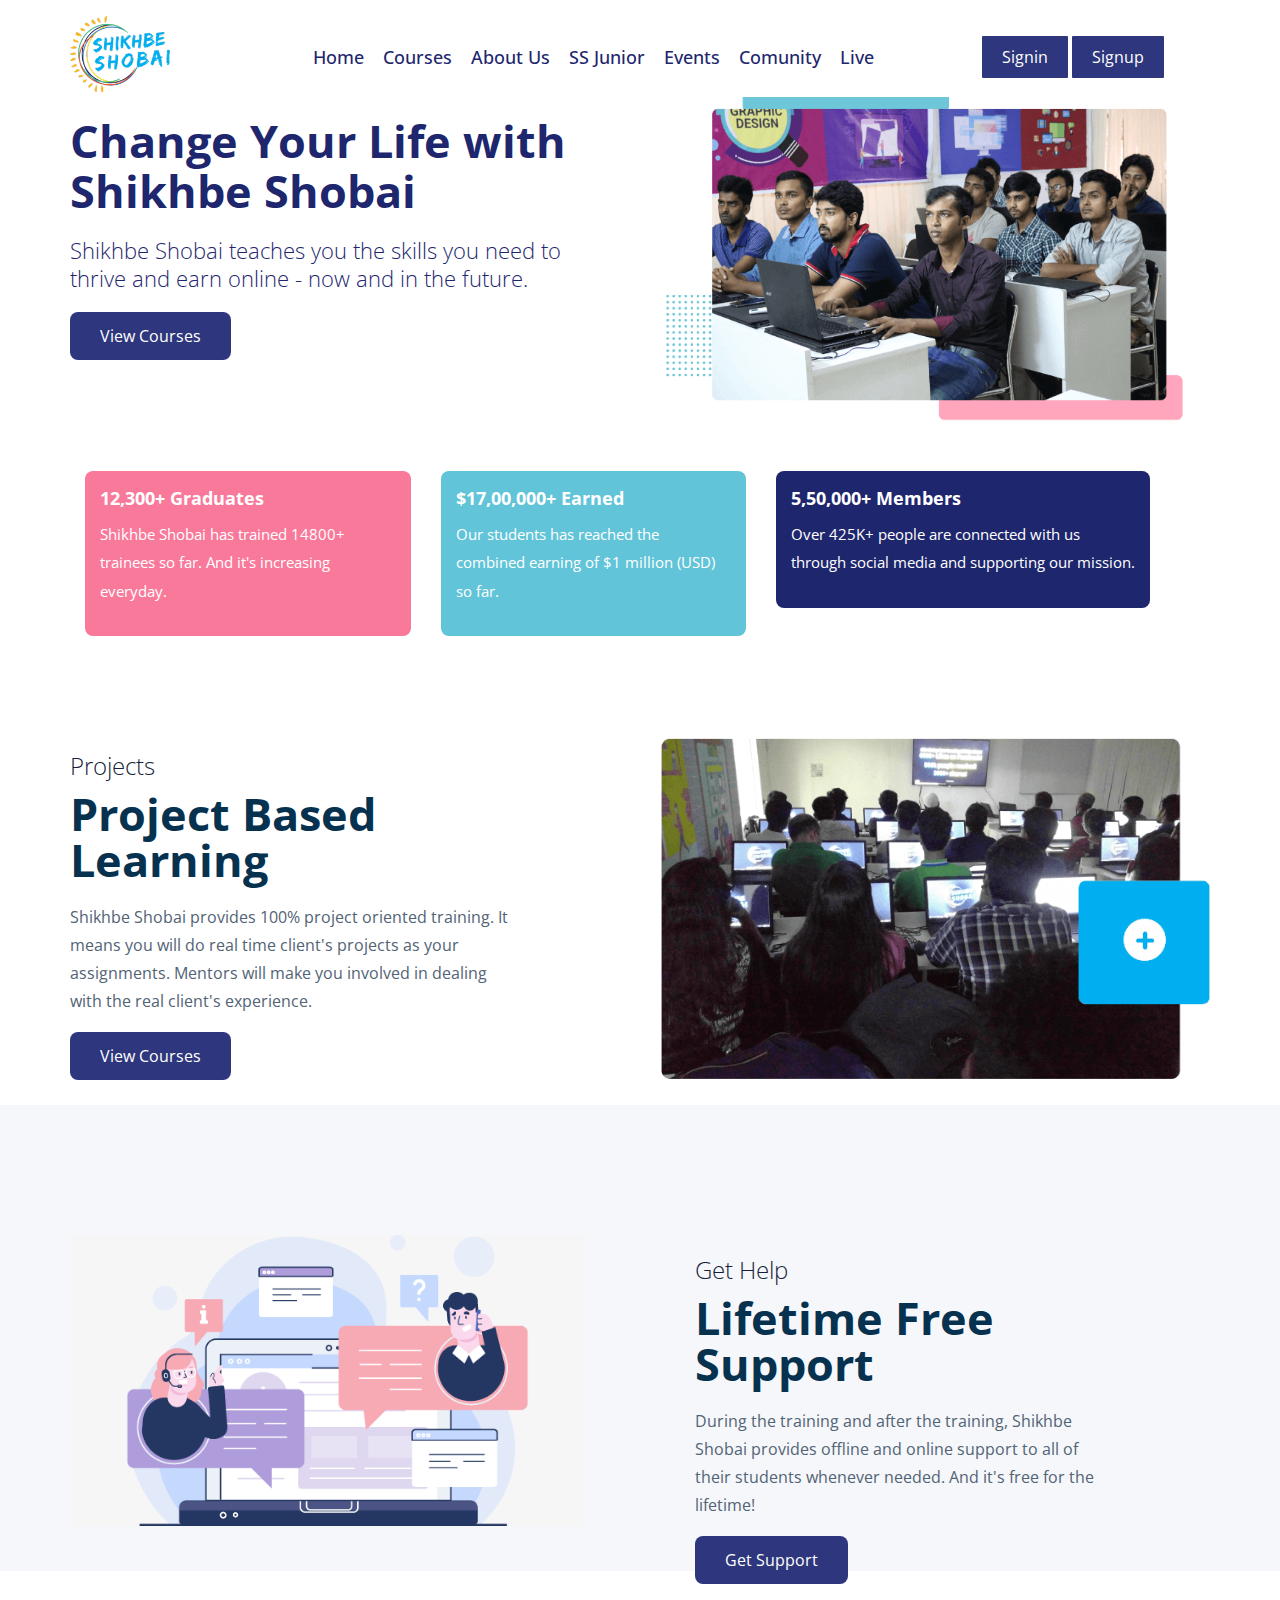
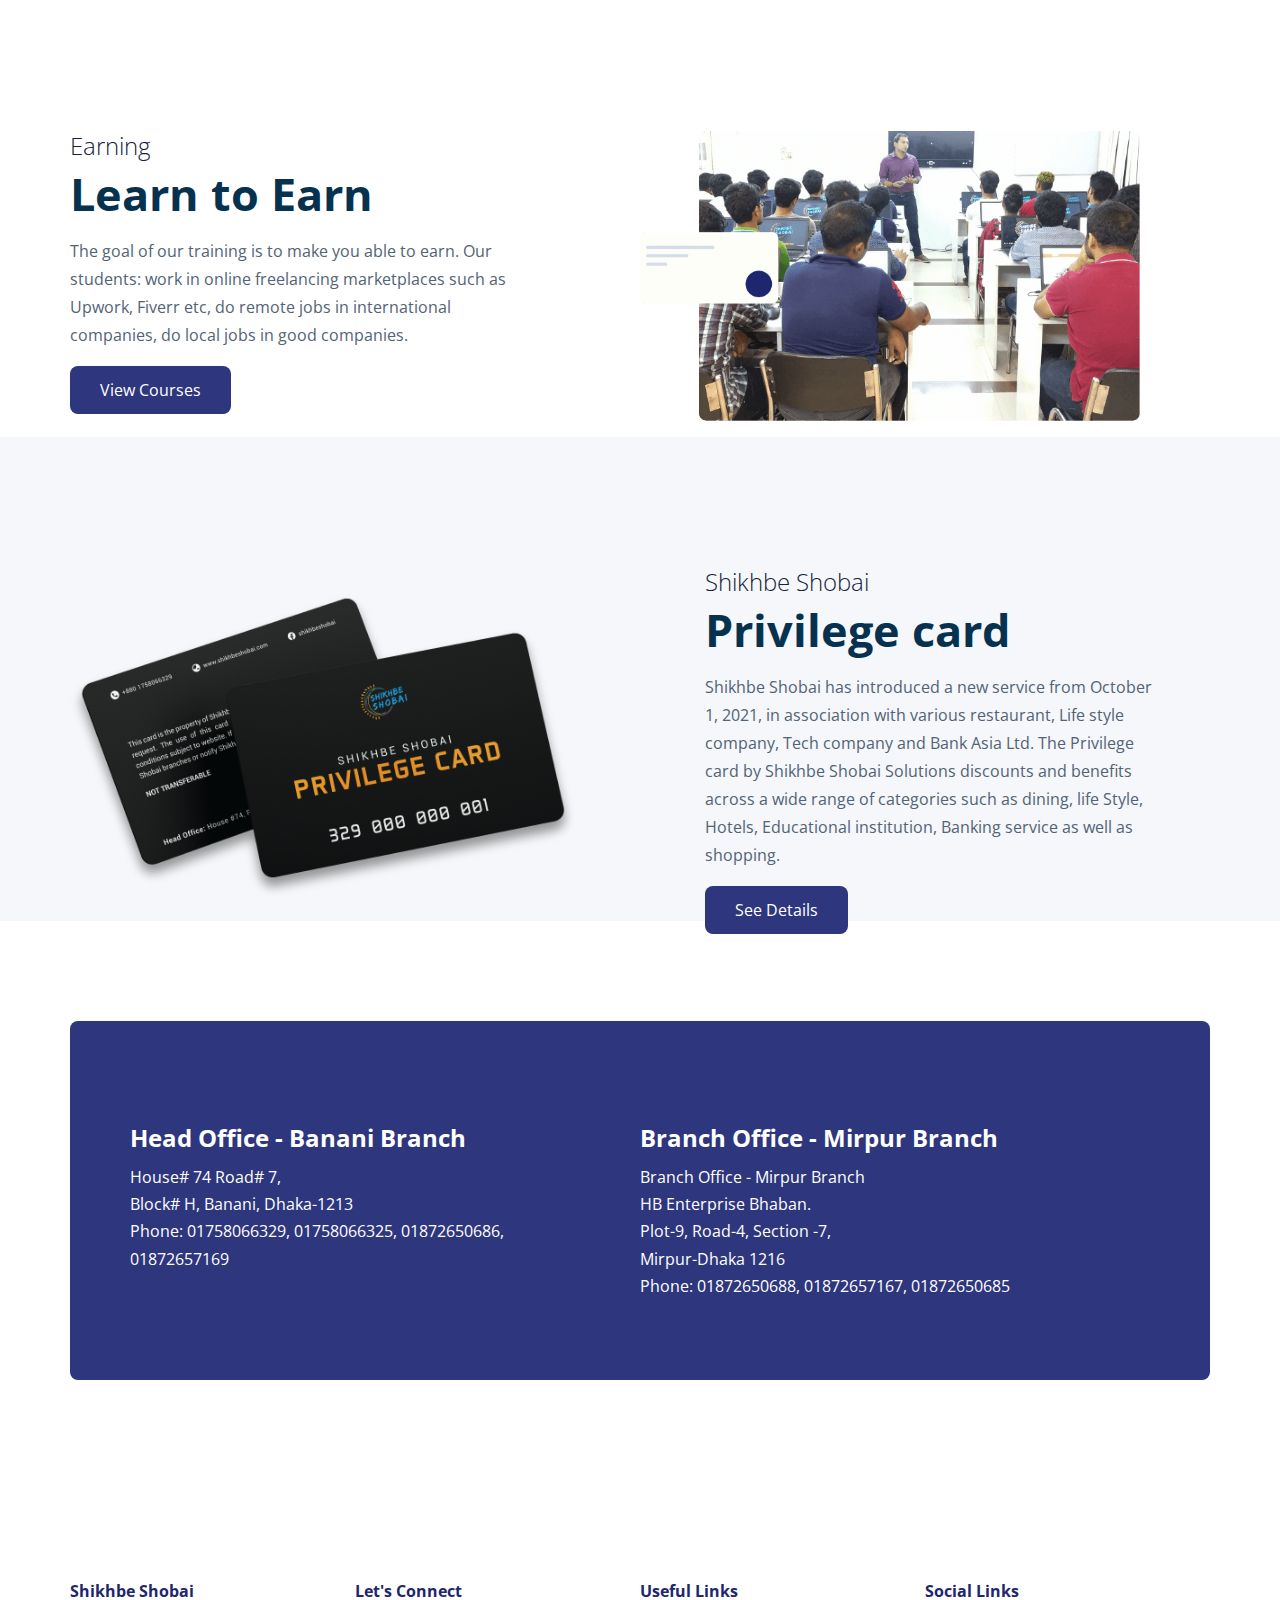
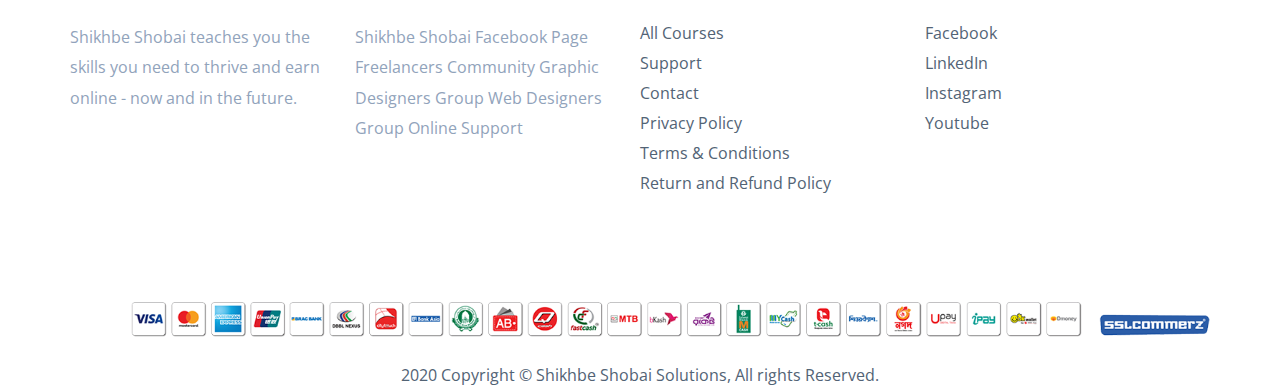
<file: index.html>
<!DOCTYPE html>
<html lang="en">
<head>
    <meta charset="UTF-8">
    <meta http-equiv="X-UA-Compatible" content="IE=edge">
    <meta name="viewport" content="width=device-width, initial-scale=1.0">
    <title>SSM 454 - Assignment 01</title>
    <link rel="stylesheet" href="style.css">
    <link rel="shortcut icon" href="images/favicon.png" type="image/x-icon">
    <link rel="preconnect" href="https://fonts.googleapis.com">
    <link rel="preconnect" href="https://fonts.gstatic.com" crossorigin>
    <link href="https://fonts.googleapis.com/css2?family=Open+Sans:ital,wght@0,300;0,400;0,500;0,600;0,700;0,800;1,300;1,400;1,500;1,600;1,700;1,800&display=swap" rel="stylesheet">
    <link rel="stylesheet" href="https://cdnjs.cloudflare.com/ajax/libs/font-awesome/6.1.1/css/all.min.css" integrity="sha512-KfkfwYDsLkIlwQp6LFnl8zNdLGxu9YAA1QvwINks4PhcElQSvqcyVLLD9aMhXd13uQjoXtEKNosOWaZqXgel0g==" crossorigin="anonymous" referrerpolicy="no-referrer" />
</head>
<body>

    <!-- header start -->

    <div class="header">
        <div class="container">
            <div class="h-b">
                <div class="logo">
                    <img src="images/Shikhbe-shobai-logo.png" alt="">
                </div>
                <div class="menu">
                    <ul>
                        <li><a href="index.html">Home</a></li>
                        <li><a href="">Courses</a></li>
                        <li><a href="about.html">About Us</a></li>
                        <li><a href="">SS Junior</a></li>
                        <li><a href="">Events</a></li>
                        <li><a href="">Comunity</a></li>
                        <li><a href="">Live</a></li>
                    </ul>
                </div>
                <div class="login">
                    <a href=""><i class="fa-solid fa-arrow-right-to-bracket"></i> Signin</a>
                    <a href=""><i class="fa-solid fa-user-plus"></i> Signup</a>
                </div>
            </div>
        </div>
    </div>

    <!-- banner start -->

    <div class="banner">
        <div class="container">
            <div class="b-b">
                <div class="b-l">
                    <h2>Change Your Life with Shikhbe Shobai</h2>
                    <p>Shikhbe Shobai teaches you the skills you need to thrive and earn online - now and in the future.</p>
                    <a href="">View Courses</a>
                </div>
                <div class="b-r">
                    <img src="images/intro.png" alt="">
                </div>
            </div>
        </div>
    </div>

    <!-- earn start -->

    <div class="earn">
        <div class="container">
            <div class="e-box">
                <div class="g-main">
                    <div class="graduates">
                        <h3><i class="fa-solid fa-graduation-cap"></i> 12,300+ Graduates</h3>
                        <p>Shikhbe Shobai has trained 14800+ trainees so far. And it's increasing everyday.</p>
                    </div>
                </div>

                <div class="e-main">
                    <div class="earned">
                        <h3><i class="fa-solid fa-sack-dollar"></i> $17,00,000+ Earned</h3>
                        <p>Our students has reached the combined earning of $1 million (USD) so far.</p>
                    </div>
                </div>

                <div class="m-main">
                    <div class="members">
                        <h3><i class="fa-solid fa-users"></i> 5,50,000+ Members</h3>
                        <p>Over 425K+ people are connected with us through social media and supporting our mission.</p>
                    </div>
                </div>   
            </div>
        </div>
    </div>

    <!-- projects section -->

    <div class="project">
        <div class="container">
            <div class="project-box">
                <div class="project-left">
                    <span class="project-span">Projects</span>
                    <h2 class="project-h2">Project Based Learning</h2>
                    <p>Shikhbe Shobai provides 100% project oriented training. It means you will do real time client's projects as your assignments. Mentors will make you involved in dealing with the real client's experience.</p>
                    <a href="#" class="project-btn">View Courses</a>
                </div>
                <div class="project-right">
                    <img src="images/image2.png" alt="">
                </div>
            </div>
        </div>
    </div>

    <!-- support section -->

    <div class="support">
        <div class="container">
            <div class="support-box">
                <div class="support-left">
                    <img src="images/Support.png" alt="">
                </div>
                <div class="support-right">
                    <span class="support-span">Get Help</span>
                    <h2 class="support-h2">Lifetime Free Support</h2>
                    <p>During the training and after the training, Shikhbe Shobai provides offline and online support to all of their students whenever needed. And it's free for the lifetime!</p>
                    <a href="#" class="support-btn">Get Support</a>
                </div>
            </div>
        </div>
    </div>

    <!-- earning section -->

    <div class="earning">
        <div class="container">
            <div class="earning-box">
                <div class="earning-left">
                    <span class="earning-span">Earning</span>
                    <h2 class="earning-h2">Learn to Earn</h2>
                    <p>The goal of our training is to make you able to earn. Our students: work in online freelancing marketplaces such as Upwork, Fiverr etc, do remote jobs in international companies, do local jobs in good companies.</p>
                    <a href="#" class="banner-btn">View Courses</a>
                </div>
                <div class="earning-right">
                    <img src="images/earning.png" alt="">
                </div>
            </div>
        </div>
    </div>

    <div class="pc">
        <div class="container">
            <div class="pc-box">
                <div class="pc-left">
                    <img src="images/Card-Mockup.png" alt="">
                </div>
                <div class="pc-right">
                    <span class="pc-span">Shikhbe Shobai</span>
                    <h2 class="pc-h2">Privilege card</h2>
                    <p class="pc-p">Shikhbe Shobai has introduced a new service from October 1, 2021, in association with various restaurant, Life style company, Tech company and Bank Asia Ltd. The Privilege card by Shikhbe Shobai Solutions discounts and benefits across a wide range of categories such as dining, life Style, Hotels, Educational institution, Banking service as well as shopping.</p>
                    <a href="#" class="pc-a">See Details</a>
                </div>
            </div>
        </div>
    </div>

    <!-- address section -->

    <div class="address">
        <div class="container">
            <div class="address-box">
                <div class="a-left">
                    <h2>Head Office - Banani Branch</h2>
                    <p>
                        House# 74 Road# 7,<br>
                        Block# H, Banani, Dhaka-1213 <br>
                        Phone: 01758066329, 01758066325, 01872650686, <br>
                        01872657169 
                    </p>
                </div>
                <div class="a-right">
                    <h2>Branch Office - Mirpur Branch</h2>
                    <p>
                        Branch Office - Mirpur Branch <br>
                        HB Enterprise Bhaban. <br>
                        Plot-9, Road-4, Section -7, <br>
                        Mirpur-Dhaka 1216 <br>
                        Phone: 01872650688, 01872657167, 01872650685
                    </p>
                </div>
            </div>
        </div>
    </div>

    <!-- footer section -->

    <div class="footer">
        <div class="container">
            <div class="footer-box">
                <div class="footer-item">
                    <h5>Shikhbe Shobai</h5>
                    <p>Shikhbe Shobai teaches you the skills you need to thrive and earn online - now and in the future.</p>
                </div>
                <div class="footer-item">
                    <h5>Let's Connect</h5>
                    <p>Shikhbe Shobai Facebook Page Freelancers Community Graphic Designers Group Web Designers Group Online Support</p>
                </div>
                <div class="footer-item">
                    <h5>Useful Links</h5>
                    <ul>
                        <li><a href="">All Courses</a></li>
                        <li><a href="">Support</a></li>
                        <li><a href="">Contact</a></li>
                        <li><a href="">Privacy Policy</a></li>
                        <li><a href="">Terms & Conditions</a></li>
                        <li><a href="">Return and Refund Policy</a></li>
                    </ul>
                </div>
                <div class="footer-item">
                    <h5>Social Links</h5>
                    <ul>
                        <li><a href="">Facebook</a></li>
                        <li><a href="">LinkedIn</a></li>
                        <li><a href="">Instagram</a></li>
                        <li><a href="">Youtube</a></li>
                    </ul>
                </div>
            </div>
        </div>
    </div>

    <div class="f-e">
        <img src="images/ssl_logo.png" alt="">
        <br> <br>
        <p>2020 Copyright © Shikhbe Shobai Solutions, All rights Reserved.</p>
    </div>
    
</body>
</html>
</file>
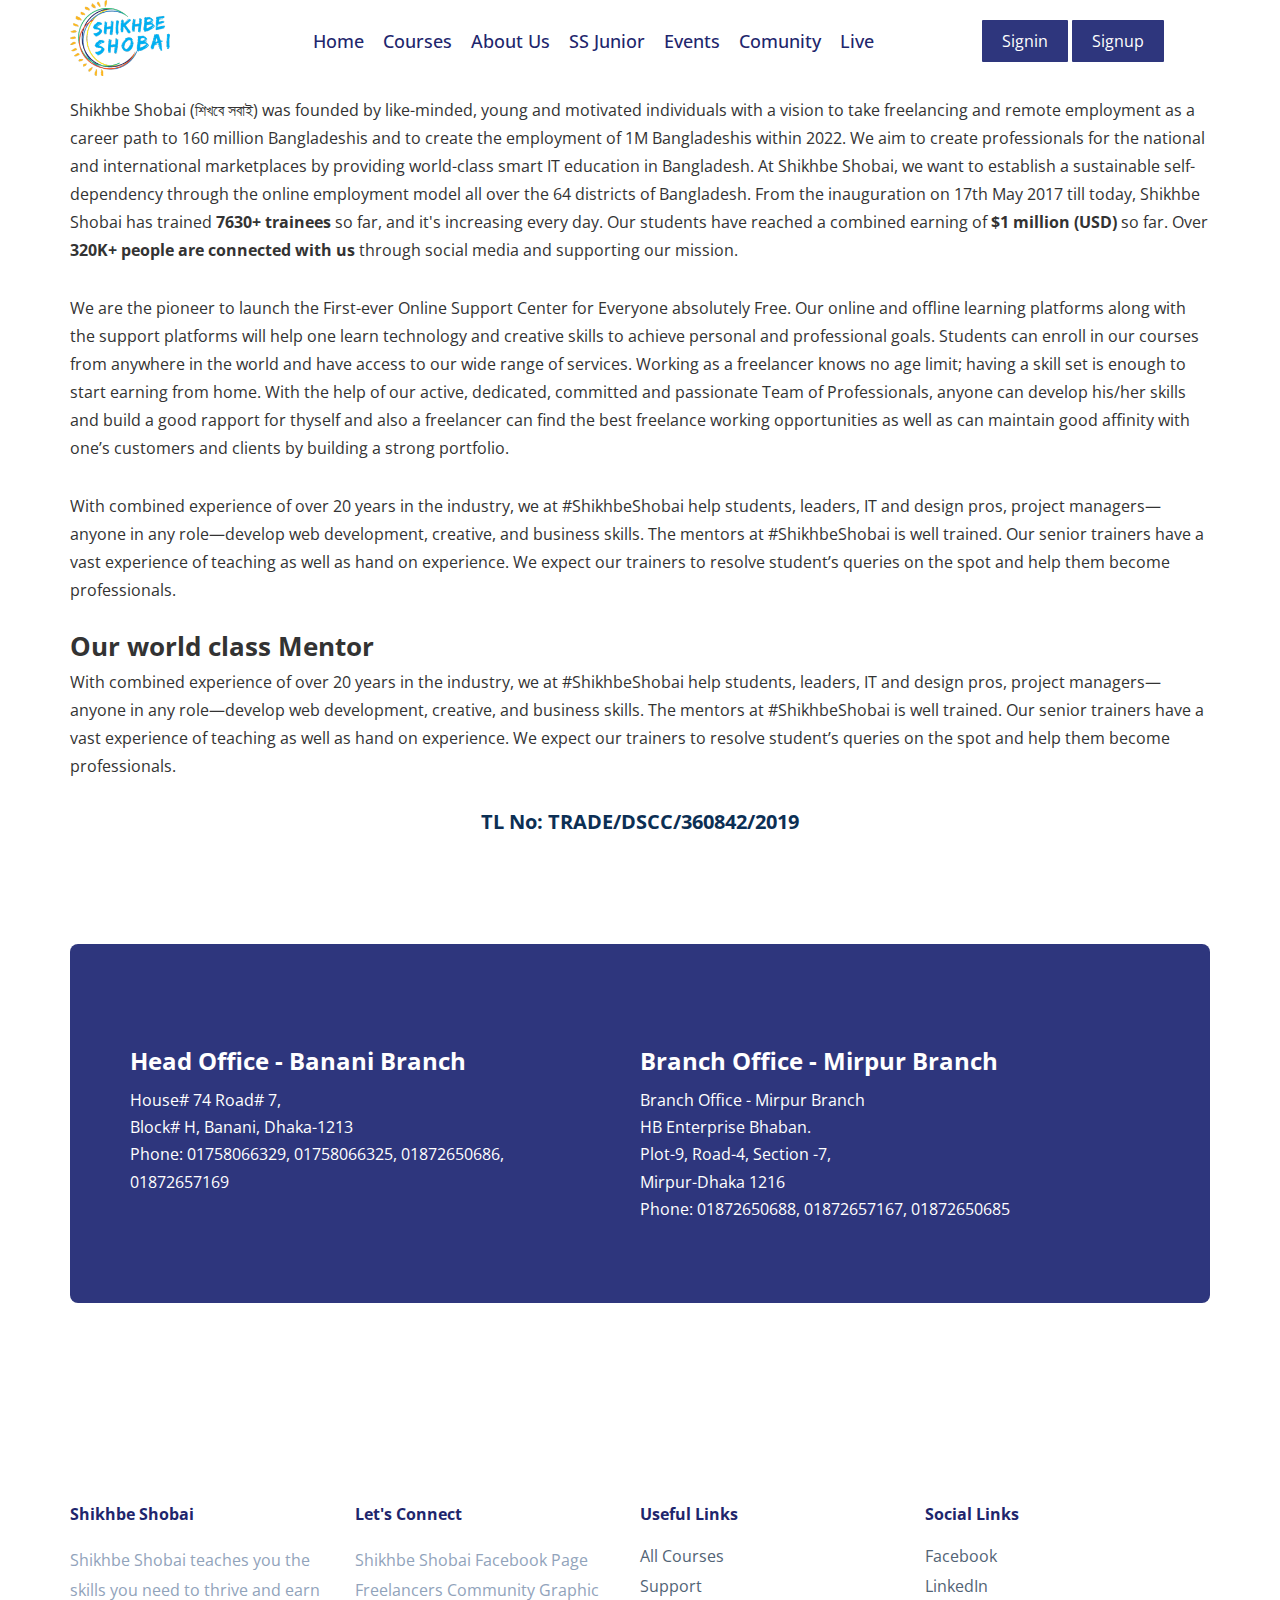
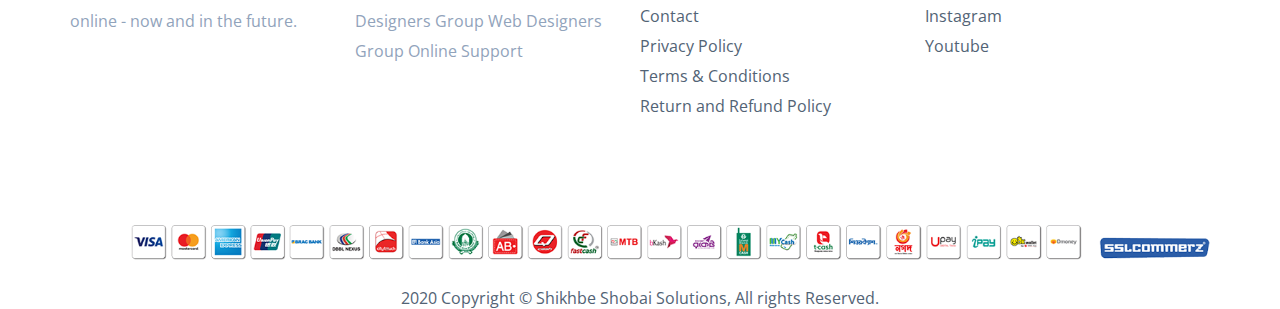
<file: about.html>
<!DOCTYPE html>
<html lang="en">
<head>
    <meta charset="UTF-8">
    <meta http-equiv="X-UA-Compatible" content="IE=edge">
    <meta name="viewport" content="width=device-width, initial-scale=1.0">
    <title>SSM 454 - Assignment 01</title>
    <link rel="stylesheet" href="style.css">
    <link rel="shortcut icon" href="images/favicon.png" type="image/x-icon">
    <link rel="preconnect" href="https://fonts.googleapis.com">
    <link rel="preconnect" href="https://fonts.gstatic.com" crossorigin>
    <link href="https://fonts.googleapis.com/css2?family=Open+Sans:ital,wght@0,300;0,400;0,500;0,600;0,700;0,800;1,300;1,400;1,500;1,600;1,700;1,800&display=swap" rel="stylesheet">
    <link rel="stylesheet" href="https://cdnjs.cloudflare.com/ajax/libs/font-awesome/6.1.1/css/all.min.css" integrity="sha512-KfkfwYDsLkIlwQp6LFnl8zNdLGxu9YAA1QvwINks4PhcElQSvqcyVLLD9aMhXd13uQjoXtEKNosOWaZqXgel0g==" crossorigin="anonymous" referrerpolicy="no-referrer" />
</head>
<body>

    <!-- header start -->

    <div class="header">
        <div class="container">
            <div class="h-b">
                <div class="logo">
                    <img src="images/Shikhbe-shobai-logo.png" alt="">
                </div>
                <div class="menu">
                    <ul>
                        <li><a href="index.html">Home</a></li>
                        <li><a href="">Courses</a></li>
                        <li><a href="about.html">About Us</a></li>
                        <li><a href="">SS Junior</a></li>
                        <li><a href="">Events</a></li>
                        <li><a href="">Comunity</a></li>
                        <li><a href="">Live</a></li>
                    </ul>
                </div>
                <div class="login">
                    <a href=""><i class="fa-solid fa-arrow-right-to-bracket"></i> Signin</a>
                    <a href=""><i class="fa-solid fa-user-plus"></i> Signup</a>
                </div>
            </div>
        </div>
    </div>

    <!-- about section -->

    <div class="about">
        <div class="container">
            <div class="about-box">
                <h2>About Us</h2>
                <p>Shikhbe Shobai (শিখবে সবাই) was founded by like-minded, young and motivated individuals with a vision to take freelancing and remote employment as a career path to 160 million Bangladeshis and to create the employment of 1M Bangladeshis within 2022. We aim to create professionals for the national and international marketplaces by providing world-class smart IT education in Bangladesh. At Shikhbe Shobai, we want to establish a sustainable self-dependency through the online employment model all over the 64 districts of Bangladesh. From the inauguration on 17th May 2017 till today, Shikhbe Shobai has trained <b>7630+ trainees</b> so far, and it's increasing every day. Our students have reached a combined earning of <b>$1 million (USD)</b> so far. Over <b>320K+ people are connected with us</b> through social media and supporting our mission.</p>
                <p>We are the pioneer to launch the First-ever Online Support Center for Everyone absolutely Free. Our online and offline learning platforms along with the support platforms will help one learn technology and creative skills to achieve personal and professional goals. Students can enroll in our courses from anywhere in the world and have access to our wide range of services. Working as a freelancer knows no age limit; having a skill set is enough to start earning from home. With the help of our active, dedicated, committed and passionate Team of Professionals, anyone can develop his/her skills and build a good rapport for thyself and also a freelancer can find the best freelance working opportunities as well as can maintain good affinity with one’s customers and clients by building a strong portfolio.</p>
                <p>With combined experience of over 20 years in the industry, we at #ShikhbeShobai help students, leaders, IT and design pros, project managers—anyone in any role—develop web development, creative, and business skills. The mentors at #ShikhbeShobai is well trained. Our senior trainers have a vast experience of teaching as well as hand on experience. We expect our trainers to resolve student’s queries on the spot and help them become professionals.</p>
            </div>
            <div class="c-mentor">
                <h3>Our world class Mentor</h3>
                <p>With combined experience of over 20 years in the industry, we at #ShikhbeShobai help students, leaders, IT and design pros, project managers—anyone in any role—develop web development, creative, and business skills. The mentors at #ShikhbeShobai is well trained. Our senior trainers have a vast experience of teaching as well as hand on experience. We expect our trainers to resolve student’s queries on the spot and help them become professionals.</p>
            </div>

            <div class="tl">
                <h4>TL No: TRADE/DSCC/360842/2019</h4>
            </div>
            
        </div>
    </div>


       <!-- address section -->

       <div class="address">
        <div class="container">
            <div class="address-box">
                <div class="a-left">
                    <h2>Head Office - Banani Branch</h2>
                    <p>
                        House# 74 Road# 7,<br>
                        Block# H, Banani, Dhaka-1213 <br>
                        Phone: 01758066329, 01758066325, 01872650686, <br>
                        01872657169 
                    </p>
                </div>
                <div class="a-right">
                    <h2>Branch Office - Mirpur Branch</h2>
                    <p>
                        Branch Office - Mirpur Branch <br>
                        HB Enterprise Bhaban. <br>
                        Plot-9, Road-4, Section -7, <br>
                        Mirpur-Dhaka 1216 <br>
                        Phone: 01872650688, 01872657167, 01872650685
                    </p>
                </div>
            </div>
        </div>
    </div>

    <!-- footer section -->

    <div class="footer">
        <div class="container">
            <div class="footer-box">
                <div class="footer-item">
                    <h5>Shikhbe Shobai</h5>
                    <p>Shikhbe Shobai teaches you the skills you need to thrive and earn online - now and in the future.</p>
                </div>
                <div class="footer-item">
                    <h5>Let's Connect</h5>
                    <p>Shikhbe Shobai Facebook Page Freelancers Community Graphic Designers Group Web Designers Group Online Support</p>
                </div>
                <div class="footer-item">
                    <h5>Useful Links</h5>
                    <ul>
                        <li><a href="">All Courses</a></li>
                        <li><a href="">Support</a></li>
                        <li><a href="">Contact</a></li>
                        <li><a href="">Privacy Policy</a></li>
                        <li><a href="">Terms & Conditions</a></li>
                        <li><a href="">Return and Refund Policy</a></li>
                    </ul>
                </div>
                <div class="footer-item">
                    <h5>Social Links</h5>
                    <ul>
                        <li><a href="">Facebook</a></li>
                        <li><a href="">LinkedIn</a></li>
                        <li><a href="">Instagram</a></li>
                        <li><a href="">Youtube</a></li>
                    </ul>
                </div>
            </div>
        </div>
    </div>

    <div class="f-e">
        <img src="images/ssl_logo.png" alt="">
        <br> <br>
        <p>2020 Copyright © Shikhbe Shobai Solutions, All rights Reserved.</p>
    </div>
    
</body>
</html>
</file>
<file: style.css>
*{
    margin: 0;
    padding: 0;
}
body{
    font-family: 'Open Sans', sans-serif;
}
a{
    text-decoration: none;
}
img{
    max-width: 100%;
    height: auto;
}

/* header start */

.header{
    width: 100%;
    position: fixed;
    background-color: #fff;
}
.container{
    width: 1140px;
    margin: auto;
}
.h-b{
    display: flex;
}
.logo{
    flex-basis: 20%;
    margin: auto;
}
.menu{
    flex-basis: 60%;
    margin: auto;
}
.login{
    flex-basis: 20%;
    margin: auto;
}
.logo img{
    width: 100px;
}
.menu li{
    list-style: none;
    display: inline-block;
    margin-left: 15px;
    font-size: 18px;
    font-weight: 500;
}
.menu li a{
    color: #1e266d;
    display: inline-block;
    transition: 0.4s;
}
.menu li a:hover{
    color: blueviolet;
    transform: scale(1.2);
    display: inline-block;
    transition: 0.4s;
}
.login a{
    background-color: #2e367d;
    color: #fff;
    transition: 0.4s;
    padding: 10px 20px;
    border-radius: 1px;
    font-size: 16px;
}
.login a:hover{
    background-color: #0071cc;
    transition: 0.4s;
}

/* banner start */

.banner{
    width: 100%;
    margin-top: 16px;
    margin-bottom: 16px;
}
.container{
    width: 1140px;
    margin: auto;
}
.b-b{
    display: flex;
}
.b-l{
    flex-basis: 50%;
    margin-top: 100px;
}
.b-r{
    flex-basis: 50%;
    margin-top: 50px;
}
.b-l h2{
    font-size: 45px;
    color: #1e266d;
    line-height: 50px;
    font-weight: 700;
    margin-bottom: 10px;
}
.b-l p{
    margin-bottom: 20px;
    margin-top: 20px;
    margin-right: 30px;
    font-size: 22px;
    color: #1e266d;
    line-height: 28px;
    font-weight: 300;
}
.b-l a{
    background-color: #2e367d;
    color: #fff;
    padding: 13px 30px;
    border-radius: 8px;
    transition: 0.4s;
    display: inline-block;
}
.b-l a:hover{
    background-color: #0071cc;
    transition: 0.4s;
}

/* earn start */

.earn{
    width: 100%;
}
.e-box{
    display: flex;
}
.graduates{
    flex-basis: 33.333333%;
    background-color: #f9799a;
    color: #fff;
    padding: 15px 15px;
    border-radius: 8px;
}
.earned{
    flex-basis: 33.333333%;
    background-color: #61c4d8;
    color: #fff;
    padding: 15px 15px;
    border-radius: 8px;
}
.members{
    flex-basis: 33.333333%;
    background-color: #1e266d;
    color: #fff;
    padding: 15px 15px;
    border-radius: 8px;
}
.graduates h3, .earned h3, .members h3{
    font-weight: 700;
    font-size: 18px;
    margin-bottom: 10px;
    line-height: 24px;
}
.graduates p, .earned p, .members p{
    font-size: 15px;
    font-weight: 400;
    line-height: 1.9;
    margin-top: 0;
    margin-bottom: 1rem;
}
.g-main, .e-main, .m-main{
    padding: 15px 15px;
}
.m-main{
    padding-right: 60px;
}

/* projects section */

.project{
    width: 100%;
}
.project-box{
    display: flex;
}
.project-left{
    flex-basis: 50%;
}
.project-right{
    flex-basis: 50%;
}
.project-left span{
    color: #171f3c;
    font-size: 24px;
    display: block;
    margin-bottom: 10px;
    line-height: 30px;
    font-weight: 300;
}
.project-left h2{
    font-size: 45px;
    color: #07324f;
    line-height: 46px;
    margin-bottom: 20px;
    margin-right: 56px;
    font-weight: 700;
}
.project-left p{
    color: #526375;
    font-size: 16px;
    line-height: 28px;
    font-weight: 400;
    margin-right: 130px;
    margin-bottom: 30px;
    margin-top: 0px;
}
.project-left a{
    text-decoration: none;
    background: #2e367d;
    color: #fff;
    padding-top: 13px;
    padding-bottom: 13px;
    padding-left: 30px;
    padding-right: 30px;
    border-radius: 8px;
    font-size: 16px;
}
.project-left a:hover{
    background-color: #0071cc;
}
.project-left{
    margin-top: 100px;
}
.project-right{
    margin-top: 70px;
}

/* support section */

.support{
    width: 100%;
    background-color: #f5f7fa;
}
.support-box{
    display: flex;
}
.support-left{
    flex-basis: 50%;
    margin-top: 130px;
}
.support-right{
    flex-basis: 50%;
    margin-top: 150px;
    margin-left: 110px;
}
.support-right span{
    display: block;
    color: #171f3c;
    font-size: 24px;
    margin-bottom: 10px;
    line-height: 30px;
    font-weight: 300;
}
.support-right h2{
    font-size: 45px;
    line-height: 46px;
    color: #07324f;
    margin-right: 80px;
    margin-bottom: 20px;
    font-weight: 700;
}
.support-right p{
    font-size: 16px;
    color: #526375;
    line-height: 28px;
    font-weight: 400;
    margin-right: 100px;
    margin-bottom: 30px;
    margin-top: 0px;
}
.support-right a{
    text-decoration: none;
    cursor: pointer;
    background-color: #2e367d;
    color: #fff;
    padding-top: 13px;
    padding-bottom: 13px;
    padding-left: 30px;
    padding-right: 30px;
    border-radius: 8px;
    font-size: 16px;
}
.support-right a:hover{
    background-color: #0071cc;
}

/* earning section */

.earning{
    width: 100%;
}
.earning-left{
    flex-basis: 50%;
    margin-top: 160px;
}
.earning-box{
    display: flex;
}
.earning-right{
    flex-basis: 50%;
    margin-top: 150px;
}
.earning-left span{
    display: block;
    color: #171f3c;
    font-size: 24px;
    margin-bottom: 10px;
    line-height: 30px;
    font-weight: 300;
}
.earning-left h2{
    font-size: 45px;
    line-height: 46px;
    color: #07324f;
    margin-right: 80px;
    margin-bottom: 20px;
    font-weight: 700;
}
.earning-left p{
    font-size: 16px;
    color: #526375;
    line-height: 28px;
    font-weight: 400;
    margin-right: 130px;
    margin-bottom: 30px;
    margin-top: 0px;
}
.earning-left a{
    text-decoration: none;
    cursor: pointer;
    background-color: #2e367d;
    color: #fff;
    padding-top: 13px;
    padding-bottom: 13px;
    padding-left: 30px;
    padding-right: 30px;
    border-radius: 8px;
    font-size: 16px;
}
.earning-left a:hover{
    background-color: #0071cc;
}
.earning-right img{
    width: 500px;
    height: auto;
}

/* pc section */

.pc{
    width: 100%;
    background-color: #f5f7fa;
}
.pc-box{
    display: flex;
}
.pc-left{
    flex-basis: 50%;
    margin-top: 140px;
}
.pc-right{
    flex-basis: 50%;
    margin-top: 130px;
    margin-left: 130px;
}
.pc-span{
    color: #171f3c;
    display: block;
    font-size: 24px;
    margin-bottom: 10px;
    line-height: 30px;
    font-weight: 300;
}
.pc-h2{
    font-size: 45px;
    color: #07324f;
    line-height: 46px;
    margin-bottom: 20px;
    font-weight: 700;
}
.pc-p{
    color: #526375;
    font-size: 16px;
    line-height: 28px;
    font-weight: 400;
    margin-right: 55px;
    margin-bottom: 30px;
    margin-top: 0px;
}
.pc-right a{
    text-decoration: none;
    cursor: pointer;
    background-color: #2e367d;
    color: #fff;
    padding-top: 13px;
    padding-bottom: 13px;
    padding-left: 30px;
    padding-right: 30px;
    border-radius: 8px;
    font-size: 16px;
}
.pc-right a:hover{
    background-color: #0071cc;
}

/* footer section */

.footer{
    width: 100%;
    padding-top: 100px;
    padding-bottom: 100px;
}
.footer-box{
    display: flex;
}
.footer-item{
    flex-basis: 25%;
}
.footer-item h5{
    color: #1e266d;
    font-size: 16px;
    margin-bottom: 20px;
}
.footer-item p{
    color: #91a3bb;
    font-weight: 400;
    line-height: 1.9;
    margin-top: 0;
    margin-bottom: 1rem;
    margin-right: 16px;
}
.footer-item li{
    list-style: none;
    margin-bottom: 8px;
    font-weight: 400;
}
.footer-item li a{
    font-size: 16px;
    color: #526375;
    transition: 0.4s;
}
.footer-item li a:hover{
    color: #212529;
    margin-left: 6px;
    transition: 0.5s;
}

/* address section */

.address{
    width: 100%;
    padding-top: 100px;
    padding-bottom: 100px;
}
.address-box{
    display: flex;
    background-color: #2e367d;
    padding-top: 100px;
    padding-bottom: 80px;
    padding-left: 60px;
    padding-right: 60px;
    border-radius: 8px;
}
.a-left{
    flex-basis: 50%;
}
.a-right{
    flex-basis: 50%;
}
.a-left h2{
    color: #fff;
    font-size: 24px;
    font-weight: 700;
    margin-bottom: 10px;
}
.a-left p{
    color: #fff;
    font-weight: 400;
    font-size: 16px;
    line-height: 1.7;
    margin-right: 24px;
}
.a-right h2{
    color: #fff;
    font-size: 24px;
    font-weight: 700;
    margin-bottom: 10px;
}
.a-right p{
    color: #fff;
    font-weight: 400;
    font-size: 16px;
    line-height: 1.7;
}

/* about section */

.about-box h2{
    font-size: 28px;
    line-height: 36px;
    font-weight: 700;
    padding: 20px 0 30px;
    color: #1e266d;
    margin-bottom: 10px;
}
.about-box p{
    color: #333;
    font-size: 16px;
    line-height: 28px;
    font-weight: 400;
    margin-bottom: 30px;
    margin-top: 0px;
}
.c-mentor{
    color: #333;
    font-size: 26px;
    margin-bottom: 10px;
}
.c-mentor h3{
    color: #333;
    font-size: 26px;
    margin-bottom: 10px;
    line-height: 24px;
    font-weight: 700;
}
.c-mentor p{
    color: #333;
    font-size: 16px;
    line-height: 28px;
    font-weight: 400;
    margin-bottom: 30px;
    margin-top: 0px;
}
.tl h4{
    font-size: 20px;
    margin-bottom: 10px;
    line-height: 24px;
    font-weight: 700;
    color: #0c2f54;
    text-align: center;
}

.f-e{
    text-align: center;
}
.f-e img{
    width: 1140px;
}
.f-e p{
    color: #526375;
}
</file>
